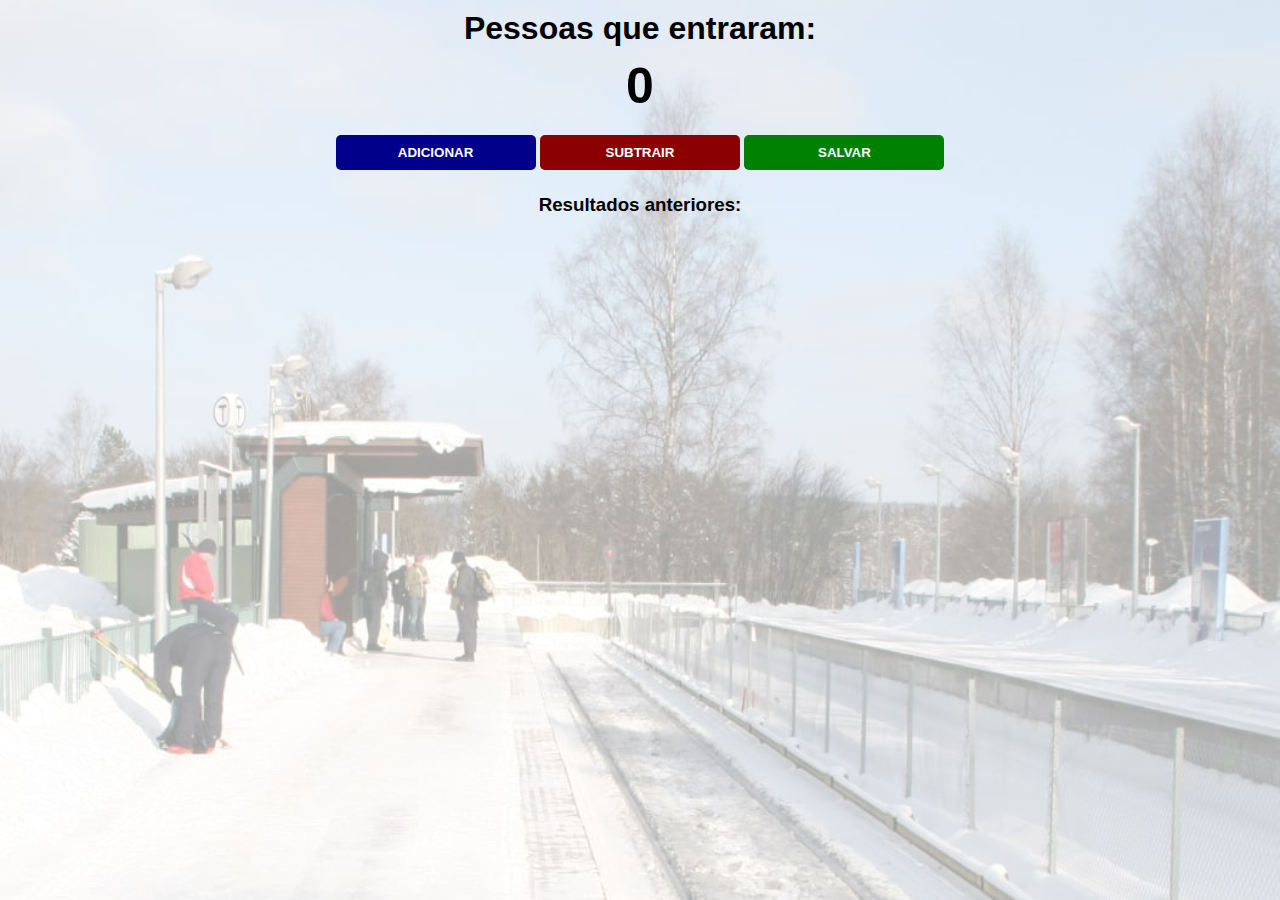
<file: contador-passageiros/index.html>
<html>
    <head>
        <title>Contador de Passageiros</title>
        <link rel="icon" href="train-icon.png">
        <link rel="stylesheet" href="index.css">
    </head>
    <body>
        <h1>Pessoas que entraram:</h1>
        <h2 id="count-el">0</h2>
        <button id="increment-btn" onclick="increment()">ADICIONAR</button>
        <button id="subtrair-btn" onclick="subtrair()">SUBTRAIR</button>
        <button id="save-btn" onclick="save()">SALVAR</button>
        <h3 id="save-el">Resultados anteriores: </h3>
        <script src="index.js"></script>
    </body>
</html>
</file>
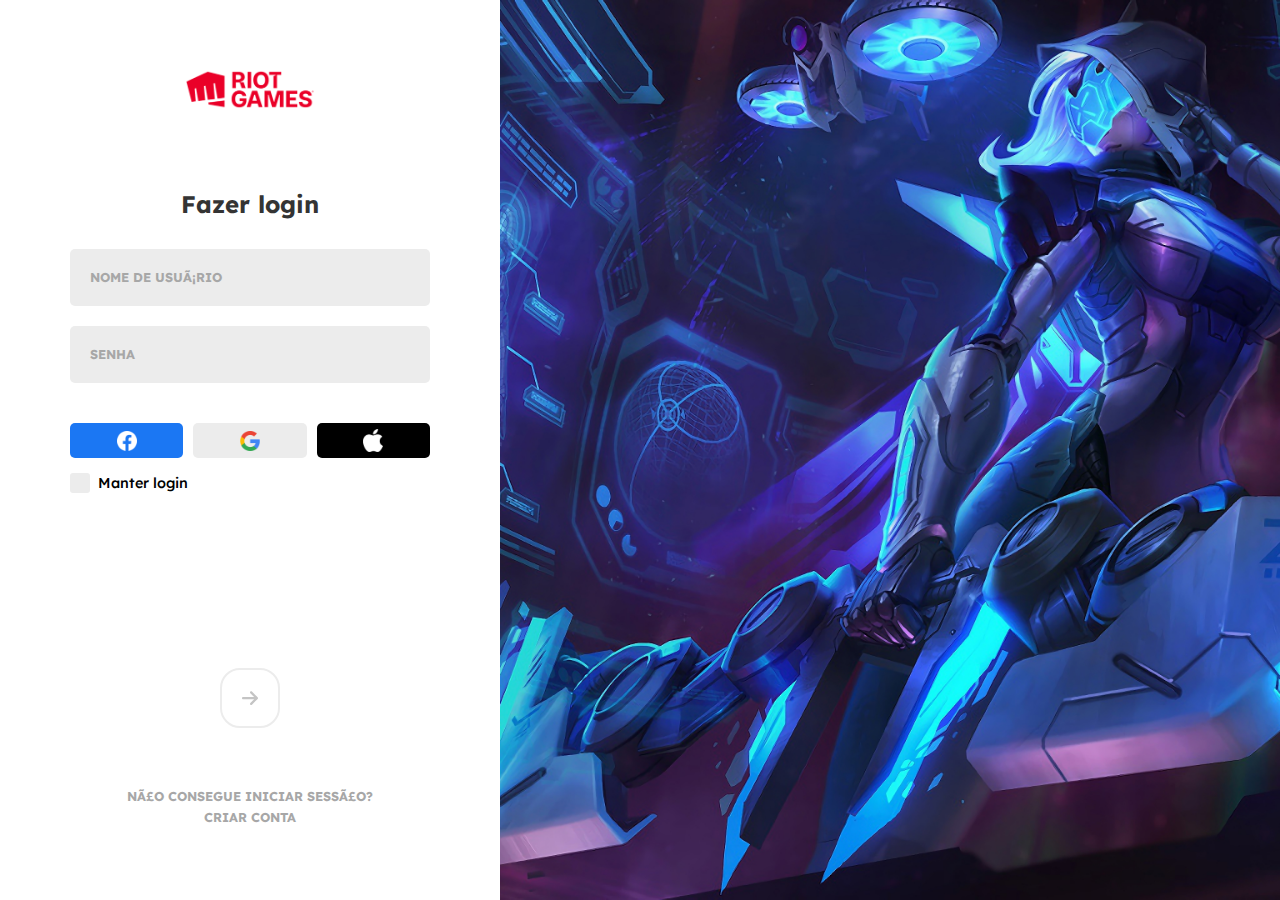
<file: frontpage-lol/index.html>
<!DOCTYPE html>
<html lang="pt-br">
<head>
  <meta charset="UTF">
  <meta name="viewport" content="width=device-width, initial-scale=1.0">

  <link rel="stylesheet" href="./style.css">
  
  <script src="./script.js" defer></script>

  <title>Riot Games</title>
</head>
<body>

  <main>
    <section class="login">

      <div class="wrapper">
        <img src="./images/logo.png" class="login__logo">

        <h1 class="login__title">Fazer login</h1>
    
        <label class="login__label">
          <span>nome de usuário</span>
          <input type="text" name="username" class="input">
        </label>
  
        <label class="login__label">
          <span>senha</span>
          <input type="password" name="password" class="input">
        </label>
  
        <div class="login__icons">
          <button type="button" class="icons__button">
            <img src="./images/facebook-icon.png" alt="facebok">
          </button>
  
          <button type="button" class="icons__button">
            <img src="./images/google-icon.png" alt="facebok">
          </button>
  
          <button type="button" class="icons__button">
            <img src="./images/apple-icon.png" alt="facebok">
          </button>
        </div>
  
        <label class="login__label--checkbox">
          <input type="checkbox" class="input--checkbox">
          Manter login
        </label>
      </div>

      <div class="wrapper">
        <button type="button" class="login__button" disabled>
          <svg xmlns="http://www.w3.org/2000/svg" viewBox="0 0 448 512">
            <path d="M438.6 278.6l-160 160C272.4 444.9 264.2 448 256 448s-16.38-3.125-22.62-9.375c-12.5-12.5-12.5-32.75 0-45.25L338.8 288H32C14.33 288 .0016 273.7 .0016 256S14.33 224 32 224h306.8l-105.4-105.4c-12.5-12.5-12.5-32.75 0-45.25s32.75-12.5 45.25 0l160 160C451.1 245.9 451.1 266.1 438.6 278.6z"/>
          </svg>
        </button>
  
        <a href="#" class="login__link">não consegue iniciar sessão?</a>
        <a href="#" class="login__link">criar conta</a>
      </div>

    </section>

    <section class="wallpaper"></section>
  </main>
  
</body>
</html>
</file>
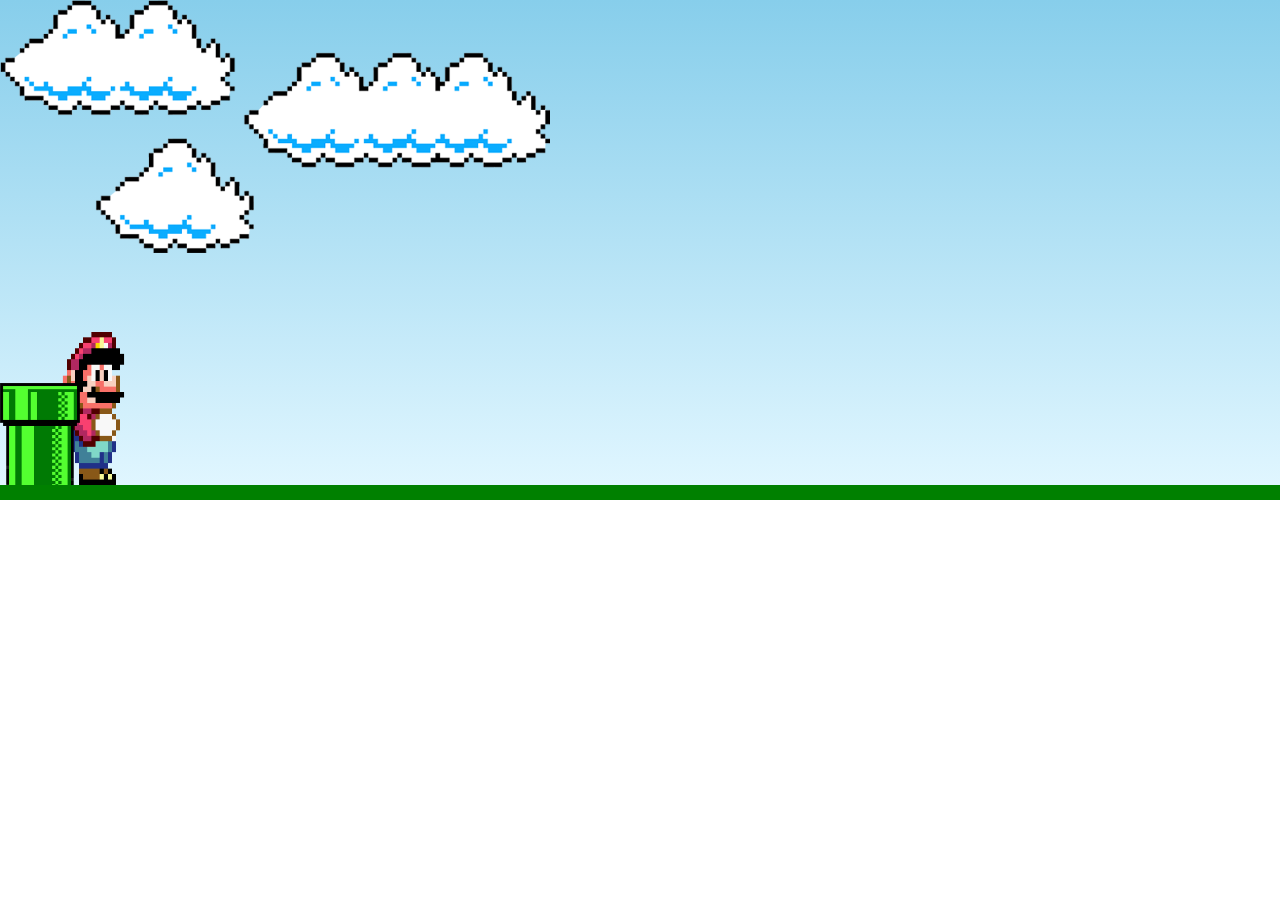
<file: mario-jump/index.html>
<!DOCTYPE html>
<html lang="en">
    <head>
        <meta charset="UTF-8">
        <meta name="viewport" content="width=device-width, initial-scale=1.0">

        <link rel="stylesheet" href="style.css">
        <script src="script.js" defer></script>

        <title>Mario Jump</title>
    </head>
    <body>
        <div class="game-board">
            <img src="./images/clouds.png" class="clouds">
            <img src="./images/mario.gif" class="mario">
            <img src="./images/pipe.png" class="pipe">

        </div>
    </body>
</html>
</file>
<file: contador-passageiros/index.css>
body {
    background-image: url("station.jpg");
    background-size: cover;
    background-blend-mode: darken;
    font-family: -apple-system, BlinkMacSystemFont, 'Segoe UI', Roboto, Oxygen, Ubuntu, Cantarell, 'Open Sans', 'Helvetica Neue', sans-serif;
    font-weight: bold;
    text-align: center;
}

h1{
    margin-top: 10px;
    margin-bottom: 10px;
}

h2{
    font-size: 50px;
    margin-top: 0;
    margin-bottom: 20px;
}

button{
    border: none;
    padding-top: 10px;
    padding-bottom: 10px;
    color: white;
    font-weight: bold;
    width: 200px;
    margin-bottom: 5px;
    border-radius: 5px;
}

#increment-btn {
    background: darkblue;
}

#subtrair-btn {
    background: darkred;
}

#save-btn {
    background: green;
}
</file>
<file: frontpage-lol/style.css>
@import url('https://fonts.googleapis.com/css2?family=Lexend+Deca:wght@300;400;500;600;700&display=swap');

* {
  margin: 0;
  padding: 0;
  box-sizing: border-box;
  font-family: 'Lexend Deca', sans-serif;
}

:root {
  --white: #FFF;
  --whitesmoke: #F9F9F9;
  --light-grey: #ECECEC;
  --grey: #C4C4C4;
  --medium-grey: #A7A7A7;
  --deep-grey: #343434;
  --black: #000000;
  --blue: #1B77F3;
  --red: #CF3C3F;
}

main {
  display: flex;
}

.login {
  display: flex;
  flex-direction: column;
  align-items: center;
  justify-content: space-between;
  width: 100%;
  max-width: 500px;
  min-height: 100vh;
  padding: clamp(35px, 8%, 70px);
}

.wrapper {
  width: 100%;
  display: flex;
  flex-direction: column;
  align-items: center;
  justify-content: center;
}

.login__logo {
  width: 130px;
  margin-bottom: 80px;
}

.login__title {
  color: var(--deep-grey);
  font-size: 1.5em;
  margin-bottom: 30px;
}

.login__label {
  display: block;
  margin-bottom: 20px;
  width: 100%;
}

.input {
  width: 100%;
  background-color: var(--light-grey);
  border: 2px solid rgba(0, 0, 0, 0);
  border-radius: 5px;
  outline: none;
  font-size: 0.9em;
  padding: 25px 10px 10px;
  font-weight: 600;
  color: var(--deep-grey);
}

.login__label span {
  position: absolute;
  font-size: 0.8em;
  font-weight: 700;
  text-transform: uppercase;
  color: var(--medium-grey);
  margin: 20px;
  cursor: text;
  transition: all 200ms ease;
}

.input:focus {
  background-color: var(--whitesmoke);
  border: 2px solid var(--deep-grey);
}

.login__label .span-active {
  font-size: 0.7em;
  margin: 8px 10px;
}

.login__icons {
  display: flex;
  gap: 10px;
  width: 100%;
  margin-top: 20px;
}

.login__icons img {
  width: 20px;
}

.icons__button {
  width: 33.33%;
  display: flex;
  align-items: center;
  justify-content: center;
  height: 35px;
  border-radius: 5px;
  cursor: pointer;
  border: none;
}

.login__icons .icons__button:nth-child(1) {
  background-color: var(--blue);
}

.login__icons .icons__button:nth-child(2) {
  background-color: var(--light-grey);
}

.login__icons .icons__button:nth-child(3) {
  background-color: var(--black);
}

.login__label--checkbox {
  width: 100%;
  margin: 15px 0 50px;
  font-size: 0.9em;
  font-weight: 500;
  display: flex;
  align-items: center;
}

.input--checkbox {
  appearance: none;
  width: 20px;
  height: 20px;
  background-color: var(--light-grey);
  margin-right: 8px;
  border-radius: 3px;
}

.input--checkbox:checked {
  background-color: var(--red);
}

.input--checkbox:checked::after {
  content: "";
  display: block;
  width: 5px;
  height: 10px;
  border: 3px solid white;
  border-width: 0 3px 3px 0;
  transform: rotate(45deg);
  margin: 2px 6px;
}

.login__button {
  width: 60px;
  height: 60px;
  padding: 20px;
  display: flex;
  align-items: center;
  justify-content: center;
  background-color: var(--red);
  border-radius: 20px;
  border: none;
  cursor: pointer;
  margin-bottom: 60px;
}

.login__button svg {
  fill: white;
}

.login__button:disabled {
  cursor: auto;
  background-color: white;
  border: 2px solid var(--light-grey);
}

.login__button:disabled svg {
  fill: var(--grey)
}

.login__link {
  font-size: 0.8em;
  text-decoration: none;
  color: var(--medium-grey);
  text-transform: uppercase;
  margin-bottom: 5px;
  font-weight: 700;
}

.wallpaper {
  width: 100%;
  background-image: url('./images/wallpaper.jpg');
  background-size: cover;
  background-position: center;
  flex: 1;
}
</file>
<file: mario-jump/style.css>
* {
    margin: 0;
    padding: 0;
    box-sizing: border-box;
}

.game-board {
    width: 100%;
    height: 500px;
    border-bottom: 15px solid green;
    margin: 0 auto;
    position: relative;
    overflow: hidden;
    background: linear-gradient(#87CEEB, #E0F6FF);
}

.pipe {
    position: absolute;
    bottom: 0;
    width: 80px;
    animation: pipe-animation 1.5s infinite linear;
}

.mario {
    width: 150px;
    position: absolute;
    bottom: 0;
    height: 200px;
}

.jump {
    animation: jump 500ms ease-out;
}

.clouds {
    position: absolute;
    width: 550px;
    animation: clouds-animation 20s infinite linear;
}

@keyframes pipe-animation {
    from {
        right: -80px;
    }

    to {
        right: 100%;
    }
}

@keyframes jump {
    0% {
        bottom: 0;
    }
    40% {
        bottom: 180px;
    }
    50% {
        bottom: 180px;
    }
    60% {
        bottom: 180px;
    }
    100% {
        bottom: 0;
    }
}

@keyframes clouds-animation {
    from {
        right: -550px;
    }
    to {
        right: 100%;
    }
}
</file>
